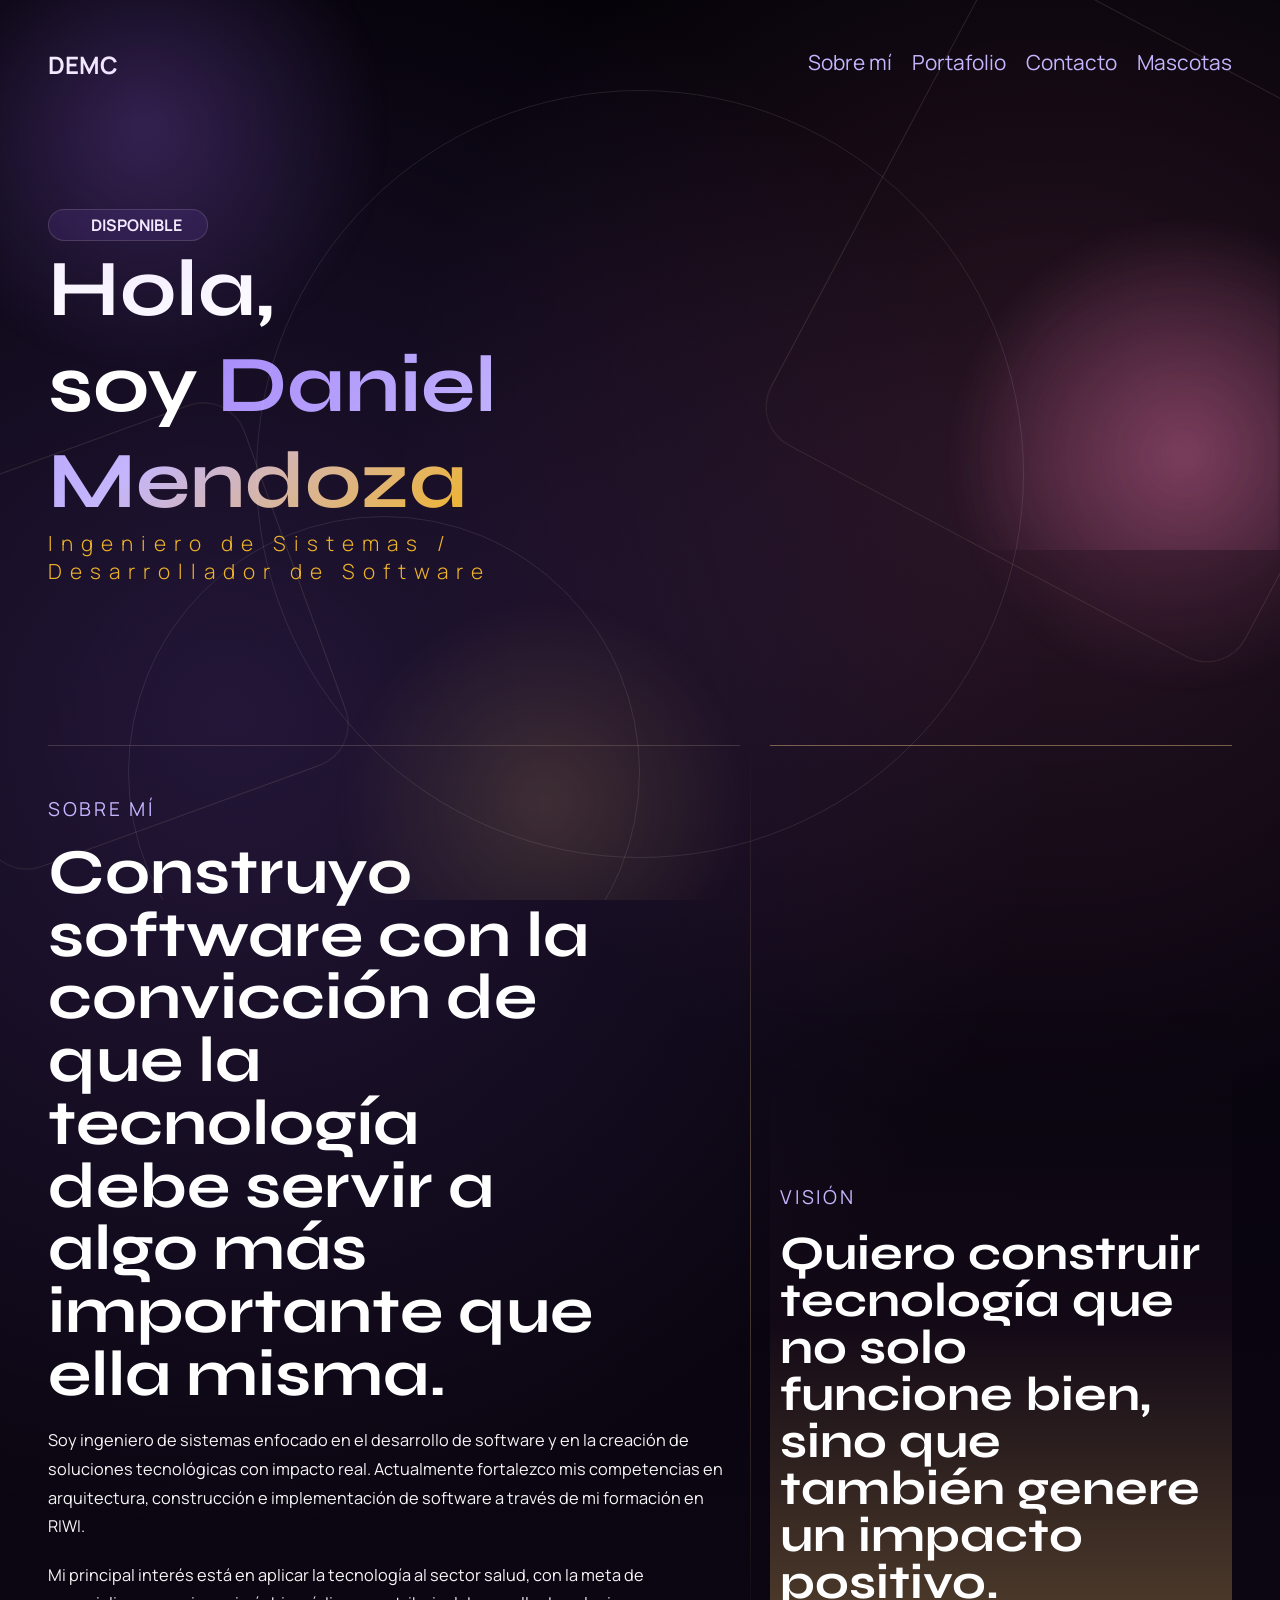
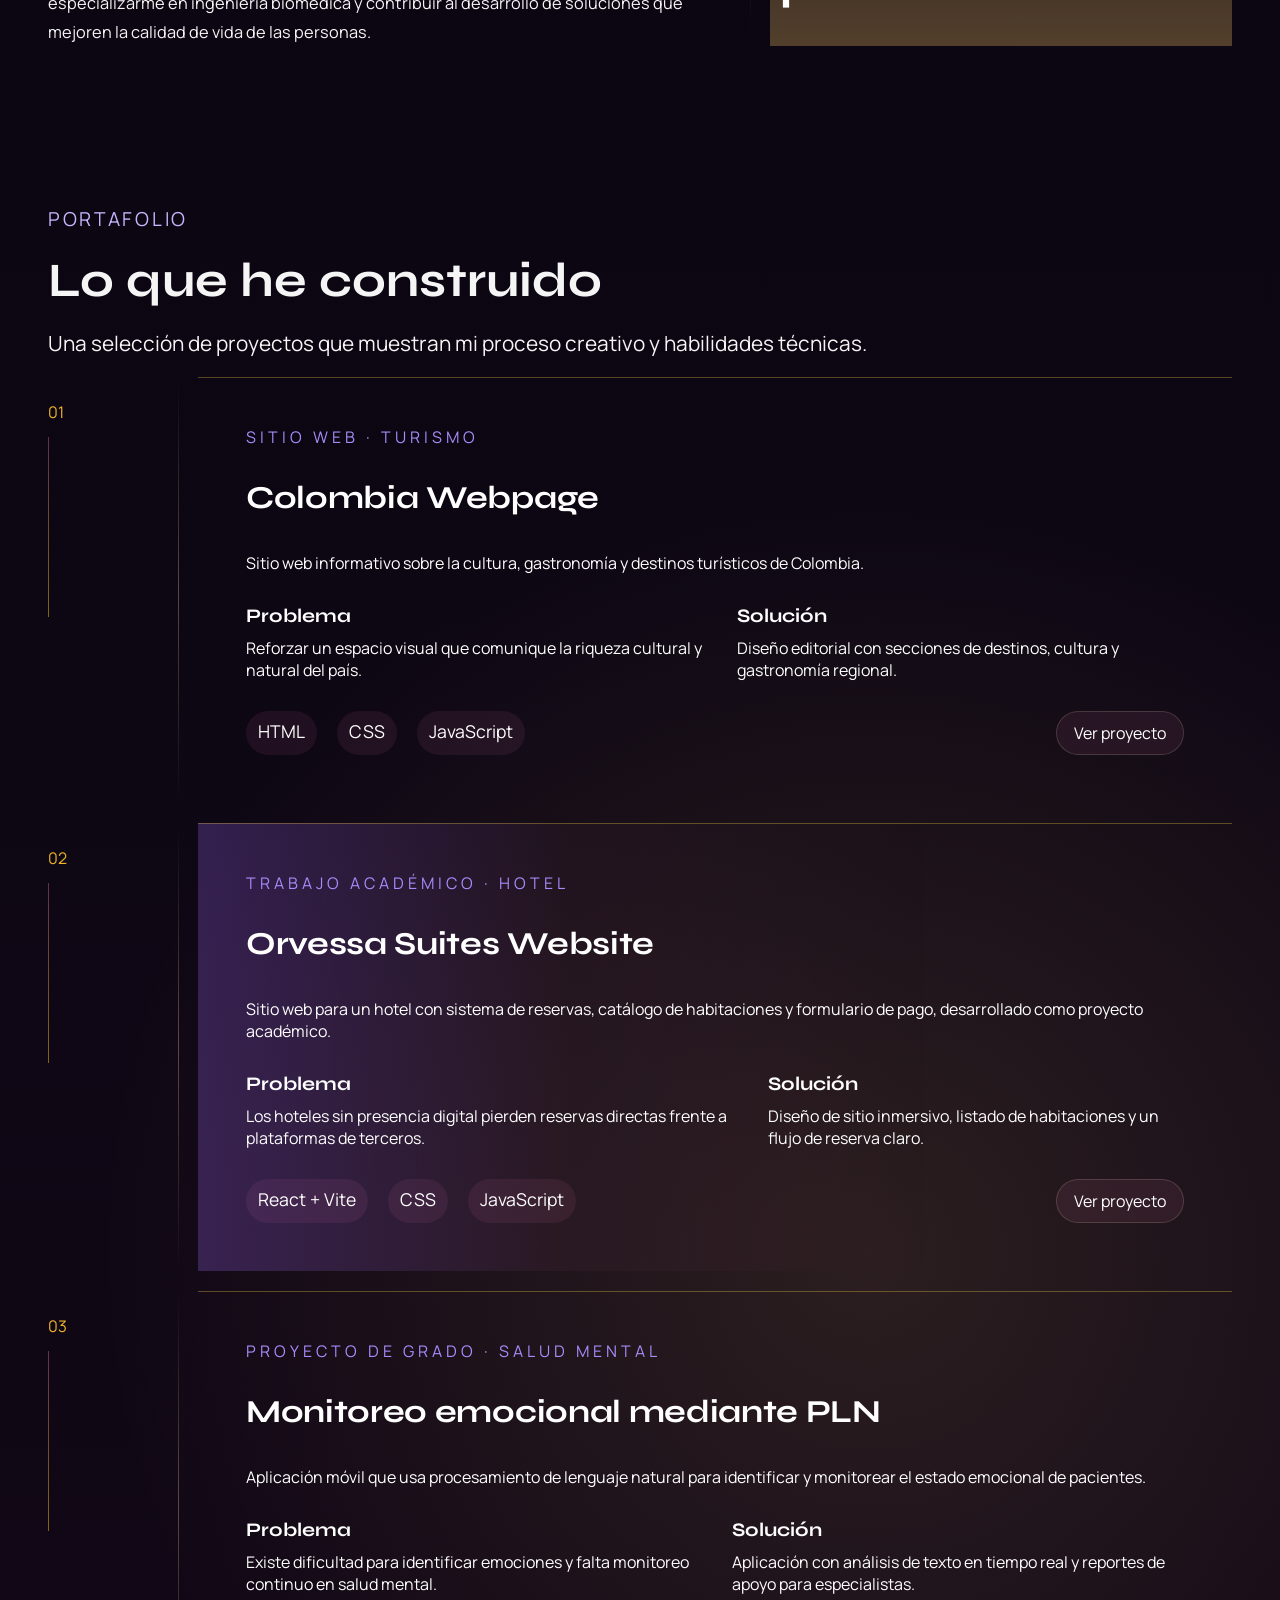
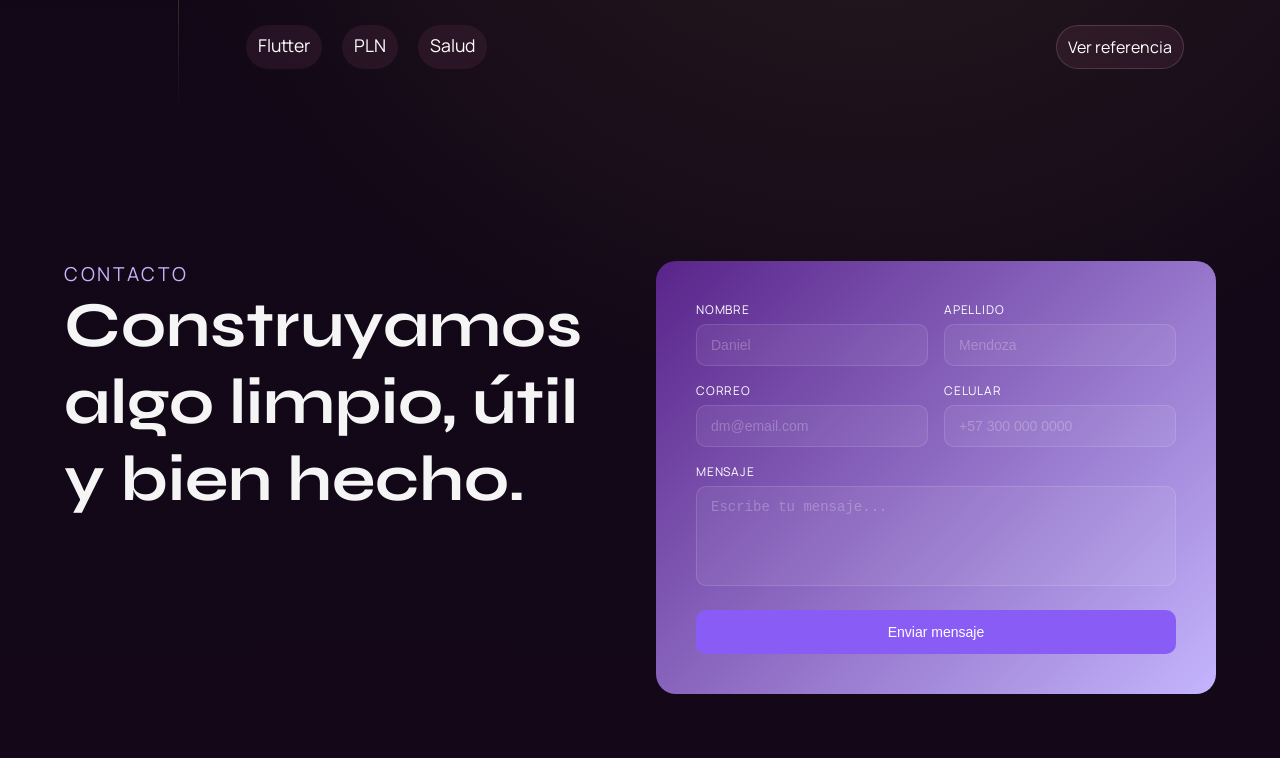
<file: index.html>
<!DOCTYPE html>
<html lang="en">

<head>
    <meta charset="UTF-8">
    <meta name="viewport" content="width=device-width, initial-scale=1.0">
    <title>Document</title>
    <link rel="stylesheet" href="./assets/css/style.css">
    <link rel="preconnect" href="https://fonts.googleapis.com">
    <link rel="preconnect" href="https://fonts.gstatic.com" crossorigin>
    <link href="https://fonts.googleapis.com/css2?family=Manrope:wght@200..800&family=Syne:wght@400..800&display=swap"
        rel="stylesheet">
</head>

<body>
    <div class="background-stage" aria-hidden="true">
        <div class="orb orb--one"></div>
        <div class="orb orb--two"></div>
        <div class="orb orb--three"></div>
        <div class="mesh mesh--a"></div>
        <div class="mesh mesh--b"></div>
        <div class="signal signal--a"></div>
        <div class="signal signal--b"></div>
    </div>

    <header class="site-header">
        <a class="site-header__brand" href="#inicio" aria-label="Ir al inicio">DEMC</a>

        <button id="hamburger-btn">
            <span></span>
            <span></span>
            <span></span>
        </button>

        <nav id="site-nav" class="site-nav" aria-label="Navegación principal">
            <ul class="site-nav__list">
                <li><a href="#sobre-mi">Sobre mí</a></li>
                <li><a href="#proyectos">Portafolio</a></li>
                <li><a href="#contacto">Contacto</a></li>
                <li><a href="./pets.html">Mascotas</a></li>
            </ul>
        </nav>
    </header>

    <main id="inicio">
        <section class="hero">
            <div class="hero__content">
                <div class="availability-badge">
                    <span>Disponible</span>
                </div>
                <h1>Hola,<br>soy <span>Daniel Mendoza</span></h1>
                <p>Ingeniero de Sistemas /<br>Desarrollador de Software</p>
            </div>
        </section>

        <section id="sobre-mi" class="about">
            <article class="about__info">
                <span class="section-kicker">Sobre mí</span>
                <h2>
                    Construyo software con la convicción de que la tecnología debe servir a algo
                    más importante que ella misma.
                </h2>
                <p>
                    Soy ingeniero de sistemas enfocado en el desarrollo de software y en la
                    creación de soluciones tecnológicas con impacto real. Actualmente fortalezco
                    mis competencias en arquitectura, construcción e implementación de software a
                    través de mi formación en RIWI.
                </p>
                <p>
                    Mi principal interés está en aplicar la tecnología al sector salud, con la
                    meta de especializarme en ingeniería biomédica y contribuir al desarrollo de
                    soluciones que mejoren la calidad de vida de las personas.
                </p>
            </article>

            <article class="about__vision">
                <span class="section-kicker">Visión</span>
                <h2>
                    Quiero construir tecnología que no solo funcione bien, sino que también genere
                    un impacto positivo.
                </h2>
            </article>
        </section>

        <section id="proyectos" class="projects">
            <span class="section-kicker">Portafolio</span>
            <h2>Lo que he construido</h2>
            <p>
                Una selección de proyectos que muestran mi proceso creativo y habilidades técnicas.
            </p>
            <div class="projects__grid" id="projects-container"></div>
        </section>

        <section id="contacto" class="contact">
            <div class="contact__intro">
                <span class="section-kicker">Contacto</span>
                <h2>Construyamos algo limpio, útil y bien hecho.</h2>
            </div>

            <div class="contact-card">
                <form class="contact-form" action="">
                    <div class="contact-form__field">
                        <label for="first-name">Nombre</label>
                        <input id="first-name" type="text" placeholder="Daniel">
                    </div>

                    <div class="contact-form__field">
                        <label for="last-name">Apellido</label>
                        <input id="last-name" type="text" placeholder="Mendoza">
                    </div>

                    <div class="contact-form__field">
                        <label for="email">Correo</label>
                        <input id="email" type="email" placeholder="dm@email.com">
                    </div>

                    <div class="contact-form__field">
                        <label for="phone">Celular</label>
                        <input id="phone" type="tel" placeholder="+57 300 000 0000">
                    </div>

                    <div class="contact-form__field contact-form__field--full">
                        <label for="message">Mensaje</label>
                        <textarea id="message" placeholder="Escribe tu mensaje..."></textarea>
                    </div>

                    <div class="contact-form__actions contact-form__field--full">
                        <button type="submit" class="button button--primary">Enviar mensaje</button>
                    </div>
                </form>
            </div>
        </section>
    </main>
    <script type="module" src="./assets/js/main.js"></script>
</body>
</body>

</html>
</file>
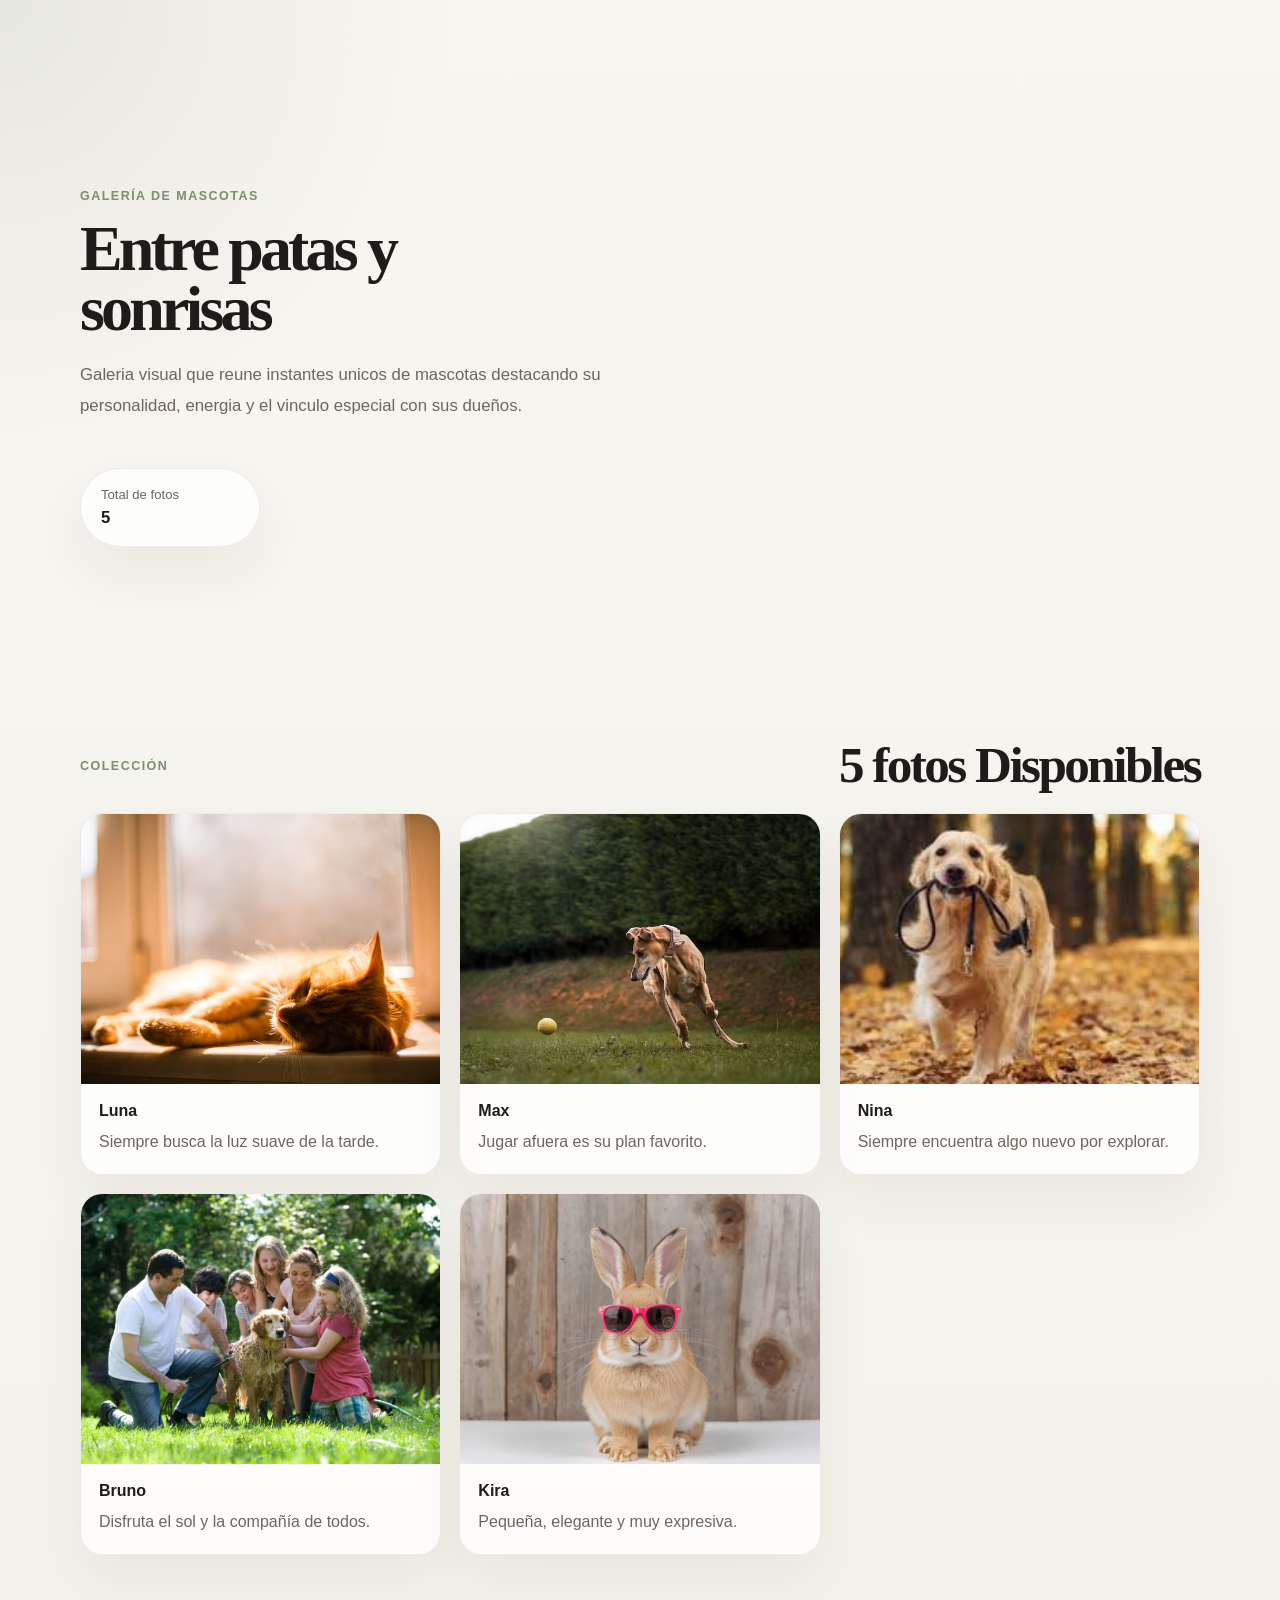
<file: pets.html>
<!DOCTYPE html>
<html lang="en">

<head>
    <meta charset="UTF-8">
    <meta name="viewport" content="width=device-width, initial-scale=1.0">
    <title>Document</title>
    <link rel="stylesheet" href="./assets/css/pets.css">
</head>

<body>
    <main class="page">
        <section class="hero">
            <p class="eyebrow">Galería de mascotas</p>
            <h1>Entre patas y sonrisas</h1>
            <p class="hero-text">
                Galeria visual que reune instantes unicos de mascotas destacando su personalidad, energia y el vinculo
                especial con sus dueños.
            </p>

            <div class="hero-meta">
                <div>
                    <span>Total de fotos</span>
                    <strong>5</strong>
                </div>
            </div>
        </section>

        <section class="gallery-section">
            <div class="gallery-heading">
                <p class="eyebrow">Colección</p>
                <h2>5 fotos Disponibles</h2>
            </div>

            <div class="gallery-grid">
                <article class="photo-card ">
                    <div class="photo image-luna"></div>
                    <div class="photo-copy">
                        <strong>Luna</strong>
                        <p>Siempre busca la luz suave de la tarde.</p>
                    </div>
                </article>

                <article class="photo-card ">
                    <div class="photo image-max"></div>
                    <div class="photo-copy">
                        <strong>Max</strong>
                        <p>Jugar afuera es su plan favorito.</p>
                    </div>
                </article>

                <article class="photo-card ">
                    <div class="photo image-nina"></div>
                    <div class="photo-copy">
                        <strong>Nina</strong>
                        <p>Siempre encuentra algo nuevo por explorar.</p>
                    </div>
                </article>

                <article class="photo-card ">
                    <div class="photo image-bruno"></div>
                    <div class="photo-copy">
                        <strong>Bruno</strong>
                        <p>Disfruta el sol y la compañía de todos.</p>
                    </div>
                </article>

                <article class="photo-card ">
                    <div class="photo image-kira"></div>
                    <div class="photo-copy">
                        <strong>Kira</strong>
                        <p>Pequeña, elegante y muy expresiva.</p>
                    </div>
                </article>
            </div>
        </section>
    </main>
</body>

</html>
</file>
<file: assets/css/style.css>
* {
  margin: 0;
  padding: 0;
  box-sizing: border-box;
}

html {
  scroll-behavior: smooth;
}

:root {
  --bg: #07060f;
  --text: #ffffff;
  --amber: #f0b429;
  --purple: #8a5cf6;
  --purple-200: #a78bfa;
  --purple-100: #c4b5fd;
  --line: rgba(247, 193, 18, 0.5);
  --surface-border: rgba(255, 230, 196, 0.16);
}

body {
  min-height: 100vh;
  overflow-x: hidden;
  font-family: "Manrope", sans-serif;
  background: radial-gradient(circle at 18% 18%, rgba(165, 107, 255, 0.18), transparent 24%), radial-gradient(circle at 82% 12%, rgba(255, 125, 184, 0.15), transparent 18%), radial-gradient(circle at 68% 72%, rgba(245, 198, 111, 0.12), transparent 26%), linear-gradient(180deg, #040208 0%, #0b0612 42%, #140818 100%);
}

h1,
h2,
h3,
h4 {
  font-family: "Syne", sans-serif;
}

a {
  text-decoration: none;
}

ul {
  list-style: none;
}

.background-stage {
  position: fixed;
  inset: 0;
  overflow: hidden;
  pointer-events: none;
}

.orb,
.mesh,
.signal {
  position: absolute;
  transition: transform 220ms ease-out;
}

.orb {
  border-radius: 50%;
  filter: blur(10px);
  mix-blend-mode: screen;
  opacity: 0.75;
}

.orb--one {
  top: -9rem;
  left: -8rem;
  width: 34rem;
  height: 34rem;
  background: radial-gradient(circle, rgba(165, 107, 255, 0.34), transparent 62%);
  transform: translate3d(calc(var(--mx, 0) * -18px), calc(var(--my, 0) * -18px), 0);
}

.orb--two {
  top: 22%;
  right: -10rem;
  width: 32rem;
  height: 32rem;
  background: radial-gradient(circle, rgba(255, 125, 184, 0.3), transparent 64%);
  transform: translate3d(calc(var(--mx, 0) * 22px), calc(var(--my, 0) * 18px), 0);
}

.orb--three {
  bottom: -8rem;
  left: 25%;
  width: 28rem;
  height: 28rem;
  background: radial-gradient(circle, rgba(245, 198, 111, 0.22), transparent 64%);
  transform: translate3d(calc(var(--mx, 0) * -12px), calc(var(--my, 0) * 18px), 0);
}

.mesh {
  border: 1px solid rgba(255, 223, 178, 0.12);
  border-radius: 44px;
  backdrop-filter: blur(2px);
}

.mesh--a {
  top: 5%;
  right: -8vw;
  width: 42vw;
  height: 42vw;
  transform: rotate(28deg);
}

.mesh--b {
  bottom: 8%;
  left: -6vw;
  width: 30vw;
  height: 30vw;
  transform: rotate(-20deg);
}

.signal {
  border: 1px solid rgba(255, 246, 238, 0.1);
  border-radius: 999px;
}

.signal--a {
  top: 10%;
  left: 50%;
  width: 60vw;
  height: 60vw;
  transform: translateX(-50%);
  animation: pulse-scale 7s ease-in-out infinite;
}

.signal--b {
  bottom: -10vw;
  left: 10%;
  width: 40vw;
  height: 40vw;
  animation: pulse-scale 9s ease-in-out infinite reverse;
}

@keyframes pulse-scale {
  0%, 100% {
    transform: scale(1);
    opacity: 0.42;
  }
  50% {
    transform: scale(1.06);
    opacity: 0.2;
  }
}
.section-kicker {
  color: var(--purple-100);
  font-size: 1.2rem;
  letter-spacing: 0.14em;
  text-transform: uppercase;
}

.site-header {
  display: flex;
  justify-content: space-between;
  padding: 3rem;
}
.site-header__brand {
  color: var(--text);
  font-size: 1.5rem;
  font-weight: 700;
}

#hamburger-btn {
  display: none;
  flex-direction: column;
  gap: 5px;
  justify-content: space-between;
  border: 0;
  background: transparent;
  cursor: pointer;
}
#hamburger-btn span {
  width: 20px;
  height: 4px;
  border-radius: 5px;
  background-color: var(--text);
  transition: all 300ms ease-out;
}
#hamburger-btn.is-active span:first-child {
  transform: translateY(13px) rotate(45deg);
}
#hamburger-btn.is-active span:nth-child(2) {
  opacity: 0;
}
#hamburger-btn.is-active span:last-child {
  transform: translateY(-16px) rotate(-45deg);
}

.site-nav__list {
  display: flex;
  gap: 20px;
  font-size: 1.3rem;
}
.site-nav__list a {
  position: relative;
  color: var(--purple-100);
  transition: color 0.2s;
}
.site-nav__list a:hover {
  color: whitesmoke;
}

.hero,
.about,
.projects,
.contact {
  padding: 5rem 3rem;
}

.hero {
  display: flex;
  gap: 25px;
}
.hero__content {
  width: 60%;
}
.hero h1 {
  color: var(--text);
  font-size: 5rem;
}
.hero h1 span {
  background: linear-gradient(135deg, var(--purple-200), var(--purple-100), var(--amber));
  background-clip: text;
  -webkit-text-fill-color: transparent;
}
.hero p {
  color: var(--amber);
  font-size: 1.3rem;
  font-weight: 300;
  letter-spacing: 0.5rem;
}

.availability-badge {
  display: inline-flex;
  align-items: center;
  justify-content: center;
  gap: 8px;
  width: 10rem;
  height: 2rem;
  border: 0.5px solid var(--surface-border);
  border-radius: 2rem;
  background: rgba(138, 92, 246, 0.12);
}
.availability-badge span {
  color: var(--text);
  font-weight: 700;
  text-transform: uppercase;
}
.availability-badge::before {
  display: block;
  width: 8px;
  height: 8px;
  content: "";
  border-radius: 50%;
  animation: pulse 1.8s ease-in-out infinite;
}

@keyframes pulse {
  0%, 100% {
    background: rgb(18, 90, 18);
    box-shadow: 0 0 0 0 rgba(102, 221, 55, 0.2666666667);
  }
  50% {
    background: #33ee0d;
    box-shadow: 0 0 0 10px rgba(55, 138, 221, 0);
  }
}
.about {
  display: flex;
  gap: 30px;
}
.about h2 {
  max-width: 12ch;
  color: var(--text);
  font-size: 4rem;
  line-height: 0.98;
  text-align: left;
}
.about p {
  color: whitesmoke;
  font-size: 1.02rem;
  line-height: 1.75;
}
.about__info {
  display: flex;
  flex-direction: column;
  gap: 20px;
  width: 60%;
  padding-top: 50px;
  border-top: 1px solid var(--surface-border);
}
.about__vision {
  position: relative;
  display: flex;
  flex-direction: column;
  justify-content: flex-end;
  gap: 20px;
  width: 40%;
  padding-bottom: 40px;
  padding-left: 10px;
  border-top: 1px solid var(--surface-border);
  background: linear-gradient(to top, rgba(255, 203, 107, 0.295), rgba(255, 125, 184, 0.04), transparent 72%);
}
.about__vision h2 {
  font-size: 3rem;
}
.about__vision::before {
  position: absolute;
  top: 0;
  left: -20px;
  display: block;
  width: 1px;
  height: 100%;
  content: "";
  background: linear-gradient(180deg, transparent, rgba(255, 215, 155, 0.32), transparent);
}

.projects {
  display: flex;
  flex-direction: column;
  gap: 20px;
}
.projects p {
  color: whitesmoke;
  font-size: 1.3rem;
}
.projects h2 {
  color: whitesmoke;
  font-size: 3rem;
}
.projects__grid {
  display: grid;
  gap: 20px;
}

.project-item {
  display: grid;
  grid-template-columns: 120px 1fr;
  gap: 30px;
}
.project-item:nth-child(even) .project-card {
  background: linear-gradient(90deg, rgba(166, 107, 255, 0.253), rgba(255, 125, 184, 0.04), transparent 72%);
}
.project-item__id {
  padding-top: 24px;
}
.project-item__id span {
  display: inline-block;
  margin-bottom: 14px;
  color: var(--amber);
  font-size: 1rem;
}
.project-item__id::after {
  display: block;
  width: 1px;
  height: 180px;
  content: "";
  background: linear-gradient(180deg, rgba(255, 125, 184, 0.35), rgba(247, 193, 18, 0.5));
}

.project-card {
  position: relative;
  display: flex;
  flex-direction: column;
  gap: 30px;
  width: 100%;
  padding: 3rem;
  border-top: 1px solid rgba(236, 198, 71, 0.336);
  cursor: default;
  transition: transform 0.38s cubic-bezier(0.22, 0.68, 0, 1.2), border-color 0.3s;
}
.project-card::before {
  position: absolute;
  top: 0;
  left: -20px;
  display: block;
  width: 1px;
  height: 100%;
  content: "";
  background: linear-gradient(180deg, transparent, rgba(255, 215, 155, 0.32), transparent);
}
.project-card__slogan {
  color: var(--purple-200);
  font-size: 1rem;
  letter-spacing: 4px;
  text-transform: uppercase;
}
.project-card h3 {
  margin-bottom: 5px;
  color: var(--text);
  font-size: 2rem;
  letter-spacing: -0.01em;
}
.project-card p {
  color: var(--text);
  font-size: 1rem;
}
.project-card__details {
  display: flex;
  justify-content: space-between;
  gap: 20px;
}
.project-card__detail {
  display: flex;
  flex-direction: column;
  gap: 10px;
}
.project-card__detail h4 {
  color: var(--text);
  font-size: 1.2rem;
}
.project-card__footer {
  display: flex;
  justify-content: space-between;
  gap: 20px;
}
.project-card__tech {
  display: flex;
  flex-wrap: wrap;
  gap: 20px;
}
.project-card__tech-item {
  padding: 8px 12px;
  border-radius: 10rem;
  background: rgba(255, 125, 184, 0.08);
  color: var(--text);
  font-size: 1.1rem;
}
.project-card__action a {
  display: inline-flex;
  align-items: center;
  justify-content: center;
  min-height: 44px;
  width: 8rem;
  border: 1px solid var(--surface-border);
  border-radius: 10rem;
  background: rgba(255, 125, 184, 0.08);
  color: var(--text);
}
.project-card__action a:hover {
  border-color: var(--line);
  background: rgba(245, 198, 111, 0.12);
}

.contact {
  display: flex;
  justify-content: space-between;
  gap: 24px;
  padding: 4rem;
}
.contact__intro {
  width: 50%;
}
.contact__intro h2 {
  color: whitesmoke;
  font-size: 4rem;
}

.contact-card {
  z-index: 10;
  width: 50%;
  max-width: 560px;
  padding: 2.5rem;
  border-radius: 20px;
  background: linear-gradient(135deg, rgb(89, 36, 138), var(--purple-100));
}

.contact-form {
  display: grid;
  grid-template-columns: 1fr 1fr;
  gap: 1rem;
}
.contact-form__field {
  display: flex;
  flex-direction: column;
  gap: 6px;
}
.contact-form__field label {
  color: var(--text);
  font-size: 12px;
  letter-spacing: 0.8px;
  text-transform: uppercase;
}
.contact-form__field input,
.contact-form__field textarea {
  width: 100%;
  padding: 12px 14px;
  border: 1px solid rgba(255, 255, 255, 0.12);
  border-radius: 10px;
  outline: none;
  background: rgba(255, 255, 255, 0.06);
  color: rgba(255, 255, 255, 0.9);
  font-size: 14px;
  transition: border-color 0.2s, background 0.2s;
}
.contact-form__field input::placeholder,
.contact-form__field textarea::placeholder {
  color: rgba(255, 255, 255, 0.25);
}
.contact-form__field input:focus,
.contact-form__field textarea:focus {
  background: rgba(255, 255, 255, 0.1);
  border-color: var(--text);
}
.contact-form__field textarea {
  height: 100px;
  resize: none;
}
.contact-form__field--full {
  grid-column: 1/-1;
}
.contact-form__actions {
  display: flex;
  gap: 0.75rem;
  margin-top: 0.5rem;
}

.button {
  height: 44px;
  border: none;
  border-radius: 10px;
  cursor: pointer;
  font-size: 14px;
  font-weight: 500;
}
.button--primary {
  flex: 2;
  background: var(--purple);
  color: white;
  transition: background 0.2s;
}
.button--primary:hover {
  background: rgb(103, 58, 145);
}

@media (max-width: 597px) {
  #hamburger-btn {
    position: static;
    z-index: 20;
    display: flex;
    width: 20px;
  }
  .site-nav {
    position: fixed;
    top: 0;
    right: -100%;
    display: flex;
    align-items: flex-start;
    justify-content: center;
    width: 18rem;
    height: 100dvh;
    padding-top: 2rem;
    background: rgba(7, 6, 15, 0.6352941176);
    backdrop-filter: blur(18px);
    transition: right 0.6s ease-in-out;
    z-index: 15;
  }
  .site-nav.active {
    right: 0;
  }
  .site-nav__list {
    flex-direction: column;
    align-items: center;
    margin-top: 92px;
  }
  .hero__content {
    width: 100%;
  }
  .hero h1 {
    font-size: 3rem;
  }
}
@media (max-width: 497px) {
  .about,
  .contact,
  .project-item,
  .project-card__details,
  .project-card__footer {
    flex-direction: column;
  }
  .about {
    display: flex;
  }
  .about__info,
  .about__vision,
  .contact__intro,
  .contact-card {
    width: 100%;
  }
  .about__info h2,
  .about__vision h2,
  .contact__intro h2 {
    font-size: 2rem;
  }
  .about p {
    text-align: justify;
  }
  .about__vision {
    padding: 30px;
  }
  .project-item {
    display: flex;
  }
  .project-item__id {
    display: flex;
    align-items: center;
  }
  .project-item__id::after {
    width: 180px;
    height: 1px;
    margin-left: 14px;
  }
  .contact-form {
    grid-template-columns: 1fr;
  }
}

/*# sourceMappingURL=style.css.map */
</file>
<file: assets/css/pets.css>
* {
  box-sizing: border-box;
}

html {
  scroll-behavior: smooth;
}

body {
  margin: 0;
  font-family: "Manrope", sans-serif;
  color: #1e1b18;
  background: radial-gradient(circle at top left, rgba(125, 141, 112, 0.14), transparent 22%), linear-gradient(180deg, #f8f6f1 0%, #f5f2ec 100%);
}

.page {
  width: min(100% - 28px, 1120px);
  margin: 0 auto;
  padding: 36px 0 56px;
}

.hero {
  min-height: 72vh;
  display: flex;
  flex-direction: column;
  justify-content: center;
  padding: 28px 0 12px;
}
.hero h1 {
  margin: 0;
  max-width: 12ch;
  font-family: "Newsreader", serif;
  font-size: clamp(3rem, 5vw, 5.3rem);
  line-height: 0.93;
  letter-spacing: -0.06em;
}
.hero .hero-text {
  max-width: 58ch;
  margin-top: 22px;
  color: #6f655d;
  line-height: 1.8;
  font-size: 1.05rem;
}

.eyebrow {
  margin: 0 0 16px;
  color: #7d8d70;
  font-size: 0.78rem;
  text-transform: uppercase;
  letter-spacing: 0.12em;
  font-weight: 800;
}

.hero-meta {
  display: flex;
  gap: 18px;
  flex-wrap: wrap;
  margin-top: 30px;
}
.hero-meta div {
  min-width: 180px;
  padding: 18px 20px;
  border-radius: 999px;
  border: 1px solid rgba(30, 27, 24, 0.08);
  background: rgba(255, 255, 255, 0.78);
  box-shadow: 0 24px 54px rgba(30, 27, 24, 0.06);
}
.hero-meta span {
  display: block;
  margin-bottom: 6px;
  color: #6f655d;
  font-size: 0.82rem;
}
.hero-meta strong {
  font-size: 1.05rem;
}

.gallery-section {
  padding-top: 56px;
}

.gallery-heading {
  display: flex;
  align-items: end;
  justify-content: space-between;
  gap: 16px;
  margin-bottom: 24px;
}
.gallery-heading h2 {
  margin: 0;
  font-family: "Newsreader", serif;
  font-size: clamp(2rem, 4vw, 3.3rem);
  line-height: 0.96;
  letter-spacing: -0.05em;
}

.gallery-grid {
  display: grid;
  grid-template-columns: repeat(3, 1fr);
  gap: 18px;
}

.photo-card {
  border: 1px solid rgba(30, 27, 24, 0.08);
  background: rgba(255, 255, 255, 0.78);
  box-shadow: 0 24px 54px rgba(30, 27, 24, 0.06);
  border-radius: 22px;
  overflow: hidden;
}

.photo {
  min-height: 270px;
}

.photo-copy {
  padding: 18px;
}
.photo-copy strong {
  display: block;
  margin-bottom: 8px;
  font-size: 1rem;
}
.photo-copy p {
  margin: 0;
  color: #6f655d;
  line-height: 1.75;
}

.image-luna {
  background-image: url("../Img/luna.png");
  background-size: cover;
  background-position: center;
  background-repeat: no-repeat;
}

.image-max {
  background-image: url("../Img/max.png");
  background-size: cover;
  background-position: center;
  background-repeat: no-repeat;
}

.image-milo {
  background: radial-gradient(circle at top left, rgba(255, 255, 255, 0.34), transparent 18%), linear-gradient(180deg, rgba(225, 208, 185, 0.42), rgba(150, 138, 122, 0.18)), #e6dbcf;
}

.image-nina {
  background-image: url("../Img/nina.png");
  background-size: cover;
  background-position: center;
  background-repeat: no-repeat;
}

.image-bruno {
  background-image: url("../Img/bruno.jpg");
  background-size: cover;
  background-position: center;
  background-repeat: no-repeat;
}

.image-kira {
  background-image: url("../Img/kira.png");
  background-size: cover;
  background-position: center;
  background-repeat: no-repeat;
}

@media (max-width: 900px) {
  .gallery-grid {
    grid-template-columns: repeat(2, 1fr);
  }
}
@media (max-width: 640px) {
  .page {
    width: min(100% - 18px, 1120px);
  }
  .gallery-grid,
  .gallery-heading {
    grid-template-columns: 1fr;
    display: grid;
  }
  .hero-meta {
    display: grid;
  }
}

/*# sourceMappingURL=pets.css.map */
</file>
